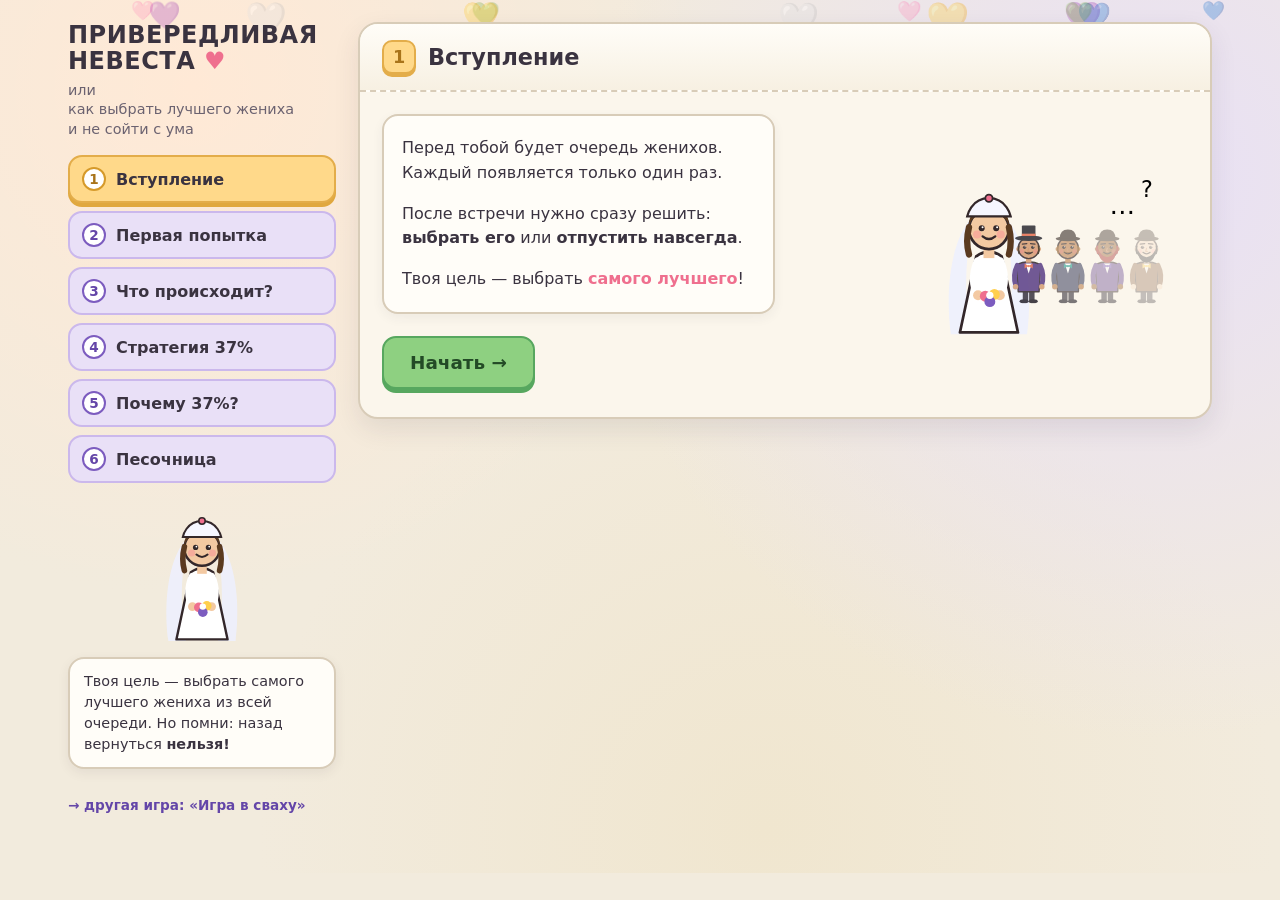
<file: index.html>
<!DOCTYPE html>
<html lang="ru">
<head>
  <meta charset="UTF-8" />
  <meta name="viewport" content="width=device-width, initial-scale=1.0" />
  <title>Привередливая невеста — как выбрать лучшего жениха и не сойти с ума</title>
  <link rel="stylesheet" href="style.css" />
  <link rel="icon" href="data:image/svg+xml,%3Csvg xmlns='http://www.w3.org/2000/svg' viewBox='0 0 100 100'%3E%3Ctext y='.9em' font-size='90'%3E%F0%9F%91%B0%3C/text%3E%3C/svg%3E" />
</head>
<body>
  <div class="bg-hearts" id="bgHearts" aria-hidden="true"></div>

  <div class="app">
    <!-- ================= SIDEBAR ================= -->
    <aside class="sidebar">
      <div class="brand">
        <h1>Привередливая<br>невеста <span class="heart">♥</span></h1>
        <p class="brand-sub">или<br>как выбрать лучшего жениха<br>и не сойти с ума</p>
      </div>

      <nav class="scene-nav" id="sceneNav">
        <button class="nav-item active" data-scene="scene-intro"><span class="n">1</span> Вступление</button>
        <button class="nav-item" data-scene="scene-play"><span class="n">2</span> Первая попытка</button>
        <button class="nav-item" data-scene="scene-stats"><span class="n">3</span> Что происходит?</button>
        <button class="nav-item" data-scene="scene-strategy"><span class="n">4</span> Стратегия 37%</button>
        <button class="nav-item" data-scene="scene-why"><span class="n">5</span> Почему 37%?</button>
        <button class="nav-item" data-scene="scene-sandbox"><span class="n">6</span> Песочница</button>
      </nav>

      <div class="helper">
        <div class="helper-art" id="helperArt"><!-- bride svg --></div>
        <div class="helper-tip" id="helperTip">
          Твоя цель — выбрать самого лучшего жениха из всей очереди.
          Но помни: назад вернуться <strong>нельзя!</strong>
        </div>
      </div>

      <a class="other-game" href="stable-marriage.html">→ другая игра: «Игра в сваху»</a>
    </aside>

    <!-- ================= MAIN STAGE ================= -->
    <main class="stage">

      <!-- ---------- SCENE 1: ВСТУПЛЕНИЕ ---------- -->
      <section class="scene active" id="scene-intro">
        <div class="panel">
          <div class="panel-head"><span class="badge badge-peach">1</span><h2>Вступление</h2></div>
          <div class="panel-body two-col">
            <div>
              <div class="speech">
                <p>Перед тобой будет очередь женихов. Каждый появляется только один раз.</p>
                <p>После встречи нужно сразу решить: <strong>выбрать его</strong> или
                   <strong>отпустить навсегда</strong>.</p>
                <p>Твоя цель — выбрать <span class="accent">самого лучшего</span>!</p>
              </div>
              <button class="btn btn-green btn-big" data-scene="scene-play">Начать →</button>
            </div>
            <div class="hero-art" id="heroArt"><!-- bride + queue svg --></div>
          </div>
        </div>
      </section>

      <!-- ---------- SCENE 2: ПЕРВАЯ ПОПЫТКА ---------- -->
      <section class="scene" id="scene-play">
        <div class="panel">
          <div class="panel-head">
            <span class="badge">2</span><h2>Первая попытка</h2>
            <span class="counter-pill" id="playCounter">Кандидат 1 из 12</span>
          </div>
          <div class="panel-body">
            <div class="play-grid">
              <!-- current suitor + speech + buttons -->
              <div class="play-main">
                <div class="suitor-stage" id="suitorStage"></div>
                <div class="decision-row" id="decisionRow">
                  <button class="btn btn-green" id="btnAccept">💍 Выбрать его!</button>
                  <button class="btn btn-pink" id="btnReject">👋 Отпустить навсегда</button>
                </div>
              </div>
              <!-- who you've met so far -->
              <aside class="met-panel">
                <h3>Кого ты уже встретила</h3>
                <div class="met-list" id="metList"></div>
                <div class="met-caption" id="metCaption"></div>
              </aside>
            </div>
            <!-- progress queue -->
            <div class="queue" id="playQueue"></div>
          </div>
        </div>
      </section>

      <!-- ---------- SCENE 3: ЧТО ПРОИСХОДИТ? ---------- -->
      <section class="scene" id="scene-stats">
        <div class="panel">
          <div class="panel-head"><span class="badge">3</span><h2>Что происходит?</h2></div>
          <div class="panel-body">
            <p class="hint-line" id="statsIntro">
              Сыграй «Первую попытку», чтобы увидеть всю очередь и результат 👆
            </p>
            <div class="reveal-host" id="statsReveal"></div>

            <div class="speech speech-wide">
              <p>Слишком <strong>ранний</strong> выбор опасен — лучший ещё может прийти.</p>
              <p>Слишком <strong>позднее</strong> ожидание тоже — отвергнешь лучшего и останешься
                 с кем попало.</p>
              <p>Нужно сначала <strong>изучить рынок</strong>, а потом действовать. Но сколько именно смотреть?</p>
            </div>

            <div class="nav-row">
              <button class="btn btn-ghost" data-scene="scene-play">↩ Сыграть ещё раз</button>
              <button class="btn btn-purple" data-scene="scene-strategy">Попробовать стратегию →</button>
            </div>
          </div>
        </div>
      </section>

      <!-- ---------- SCENE 4: СТРАТЕГИЯ 37% ---------- -->
      <section class="scene" id="scene-strategy">
        <div class="panel">
          <div class="panel-head"><span class="badge">4</span><h2>Стратегия 37%</h2></div>
          <div class="panel-body">
            <div class="strat-grid">
              <div class="strat-controls">
                <div class="speech">
                  <p>Сначала просто <strong>смотри</strong> на женихов и никого не выбирай,
                     а потом возьми <strong>первого, кто лучше всех предыдущих</strong>.</p>
                </div>
                <label class="slider-label" for="stratSlider">
                  Сколько процентов сначала просто смотреть?
                  <strong class="pct-tag"><span id="stratPct">37</span>%</strong>
                </label>
                <input type="range" id="stratSlider" min="0" max="90" value="37" step="1" />
                <div class="phase-bar">
                  <div class="phase observe" id="stratObserve">👀 наблюдаю</div>
                  <div class="phase choose" id="stratChoose">💘 выбираю</div>
                </div>
                <button class="btn btn-purple btn-big" id="btnRunStrat">Запустить 1000 симуляций 🎲</button>
              </div>

              <div class="strat-chart">
                <h3 class="chart-title">Вероятность выбрать лучшего жениха</h3>
                <div class="chart-wrap">
                  <canvas id="stratChart" width="720" height="360"></canvas>
                </div>
                <button class="btn btn-ghost" id="btnDrawCurve">Построить кривую 📈</button>
              </div>

              <div class="strat-result">
                <h3>Результат симуляции</h3>
                <div class="big-number"><span id="stratWinPct">—</span>%</div>
                <div class="big-number-cap">из 1000 симуляций ты выбрала лучшего жениха</div>
                <p class="strat-note">
                  Оптимум около 37% — это не магия. Это математика! (не пугайся, дальше будет
                  интуитивно и красиво)
                </p>
              </div>
            </div>

            <div class="nav-row">
              <button class="btn btn-ghost" data-scene="scene-play">↩ Сыграть ещё раз</button>
              <button class="btn btn-purple" data-scene="scene-why">Почему 37%? →</button>
            </div>
          </div>
        </div>
      </section>

      <!-- ---------- SCENE 5: ПОЧЕМУ 37%? ---------- -->
      <section class="scene" id="scene-why">
        <div class="panel">
          <div class="panel-head"><span class="badge">5</span><h2>Почему 37%?</h2></div>
          <div class="panel-body">
            <p class="hint-line">Представь 100 женихов в очереди.</p>

            <div class="phase-explain">
              <div class="phase-line" id="whyLine"></div>
              <div class="phase-split">
                <div class="split obs"><strong>37%</strong><br>фаза наблюдения:<br>просто смотри и запоминай лучших</div>
                <div class="split cho"><strong>63%</strong><br>фаза выбора:<br>бери первого, кто лучше всех, кого ты видела</div>
              </div>
            </div>

            <div class="why-row">
              <div class="why-bride" id="whyBride"></div>
              <div class="speech">
                <p>Лучше всего сначала собрать информацию — но не слишком долго. Мало посмотришь —
                   выбираешь наугад. Долго ждёшь — всех хороших уже разобрали.</p>
                <p>В пределе оптимальная доля равна <strong>1 / e ≈ 36.8%</strong>.
                   Не потому что мы так хотим, а потому что так устроен шанс! ✨</p>
              </div>
            </div>

            <div class="speech speech-wide history">
              <p>📜 <strong>Немного истории.</strong> Это не мы придумали! Задачу называют
                 <em>«задача о секретаре»</em> (а ещё — «о разборчивой невесте», «о приданом султана»,
                 «задача наилучшего выбора»).</p>
              <p>Её широко популяризировал <strong>Мартин Гарднер</strong> в колонке
                 <em>Mathematical Games</em> журнала <em>Scientific American</em> в
                 <strong>1960 году</strong>. Строгое решение с числом <strong>1/e</strong>
                 в начале 1960-х дали математики <strong>Деннис Линдли (1961)</strong> и
                 <strong>Юджин Дынкин (1963)</strong>, а подробный разбор —
                 <strong>Гилберт и Мостеллер (1966)</strong>.</p>
            </div>

            <div class="nav-row">
              <button class="btn btn-ghost" data-scene="scene-strategy">← Назад</button>
              <button class="btn btn-green" data-scene="scene-sandbox">Открыть песочницу 🧪</button>
            </div>
          </div>
        </div>
      </section>

      <!-- ---------- SCENE 6: ПЕСОЧНИЦА ---------- -->
      <section class="scene" id="scene-sandbox">
        <div class="panel">
          <div class="panel-head"><span class="badge">6</span><h2>Песочница</h2></div>
          <div class="panel-body">
            <div class="sandbox-grid">
              <div class="controls">
                <div class="field">
                  <label>Количество женихов</label>
                  <div class="chip-row" id="sbNChips" data-value="100">
                    <button class="chip" data-val="10">10</button>
                    <button class="chip" data-val="20">20</button>
                    <button class="chip" data-val="50">50</button>
                    <button class="chip active" data-val="100">100</button>
                  </div>
                </div>

                <div class="field">
                  <label>Процент наблюдения: <strong><span id="sbPct">37</span>%</strong></label>
                  <input type="range" id="sbSlider" min="0" max="90" value="37" step="1" />
                </div>

                <div class="field">
                  <label>Число симуляций</label>
                  <div class="chip-row" id="sbTrialsChips" data-value="1000">
                    <button class="chip" data-val="100">100</button>
                    <button class="chip active" data-val="1000">1000</button>
                    <button class="chip" data-val="5000">5000</button>
                  </div>
                </div>

                <label class="checkbox">
                  <input type="checkbox" id="sbPickLast" checked />
                  <span>Если никто не лучше — взять последнего</span>
                </label>

                <button class="btn btn-green btn-big" id="btnSimulate">Симулировать! 🎲</button>
              </div>

              <div class="sandbox-results" id="sbResults">
                <div class="result-tile">
                  <div class="rt-num" id="sbBestPct">—</div>
                  <div class="rt-cap">шанс выбрать лучшего</div>
                </div>
                <div class="result-tile">
                  <div class="rt-num" id="sbAvgScore">—</div>
                  <div class="rt-cap">средний рейтинг выбранного (из 100)</div>
                </div>
                <div class="result-tile">
                  <div class="rt-num" id="sbAlone">—</div>
                  <div class="rt-cap">осталась ни с чем</div>
                </div>
                <div class="result-tile tile-gold">
                  <div class="rt-num" id="sbOptimal">—</div>
                  <div class="rt-cap">лучший процент наблюдения</div>
                </div>
              </div>
            </div>

            <p class="credits">
              Интерактивное объяснение в духе Nicky Case «The Evolution of Trust».
              Математика — классическая «задача о привередливой невесте» (secretary problem).
            </p>
          </div>
        </div>
      </section>

    </main>
  </div>

  <script src="script.js"></script>
</body>
</html>
</file>
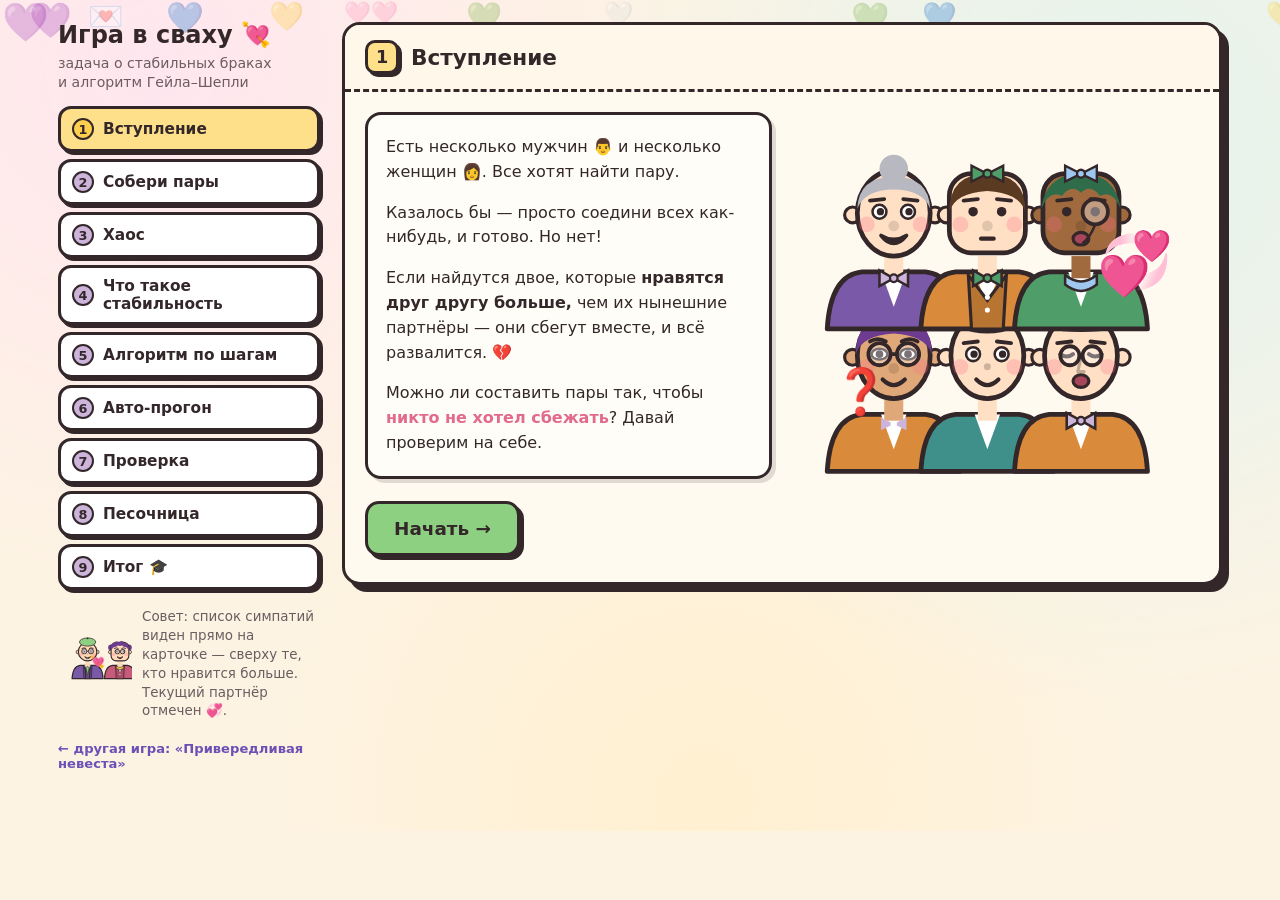
<file: stable-marriage.html>
<!DOCTYPE html>
<html lang="ru">
<head>
  <meta charset="UTF-8" />
  <meta name="viewport" content="width=device-width, initial-scale=1.0" />
  <title>Игра в сваху — задача о стабильных браках (алгоритм Гейла–Шепли)</title>
  <link rel="stylesheet" href="stable-marriage.css" />
  <link rel="icon" href="data:image/svg+xml,%3Csvg xmlns='http://www.w3.org/2000/svg' viewBox='0 0 100 100'%3E%3Ctext y='.9em' font-size='90'%3E%F0%9F%92%98%3C/text%3E%3C/svg%3E" />
</head>
<body>
  <div class="bg-hearts" id="bgHearts" aria-hidden="true"></div>

  <div class="app">
    <!-- ================= SIDEBAR ================= -->
    <aside class="sidebar">
      <div class="brand">
        <h1>Игра в сваху <span class="heart">💘</span></h1>
        <p class="brand-sub">задача о стабильных браках<br>и алгоритм Гейла–Шепли</p>
      </div>

      <nav class="scene-nav" id="sceneNav">
        <button class="nav-item active" data-scene="scene-intro"><span class="n">1</span> Вступление</button>
        <button class="nav-item" data-scene="scene-pair"><span class="n">2</span> Собери пары</button>
        <button class="nav-item" data-scene="scene-chaos"><span class="n">3</span> Хаос</button>
        <button class="nav-item" data-scene="scene-stable"><span class="n">4</span> Что такое стабильность</button>
        <button class="nav-item" data-scene="scene-step"><span class="n">5</span> Алгоритм по шагам</button>
        <button class="nav-item" data-scene="scene-auto"><span class="n">6</span> Авто-прогон</button>
        <button class="nav-item" data-scene="scene-verify"><span class="n">7</span> Проверка</button>
        <button class="nav-item" data-scene="scene-sandbox"><span class="n">8</span> Песочница</button>
        <button class="nav-item" data-scene="scene-final"><span class="n">9</span> Итог 🎓</button>
      </nav>

      <div class="helper">
        <div class="helper-art" id="helperArt"></div>
        <div class="helper-tip">
          Совет: список симпатий виден прямо на карточке — сверху те, кто нравится больше.
          Текущий партнёр отмечен 💞.
        </div>
      </div>

      <a class="other-game" href="index.html">← другая игра: «Привередливая невеста»</a>
    </aside>

    <!-- ================= MAIN STAGE ================= -->
    <main class="stage">

      <!-- ---------- SCENE 1 ---------- -->
      <section class="scene active" id="scene-intro">
        <div class="panel">
          <div class="panel-head"><span class="badge badge-peach">1</span><h2>Вступление</h2></div>
          <div class="panel-body">
            <div class="intro-grid">
              <div>
                <div class="speech">
                  <p>Есть несколько мужчин 👨 и несколько женщин 👩. Все хотят найти пару.</p>
                  <p>Казалось бы — просто соедини всех как-нибудь, и готово. Но нет!</p>
                  <p>Если найдутся двое, которые <strong>нравятся друг другу больше,</strong>
                     чем их нынешние партнёры — они сбегут вместе, и всё развалится. 💔</p>
                  <p>Можно ли составить пары так, чтобы <span class="accent">никто не хотел сбежать</span>?
                     Давай проверим на себе.</p>
                </div>
                <button class="btn btn-green btn-big" data-scene="scene-pair">Начать →</button>
              </div>
              <div class="intro-art" id="introArt"></div>
            </div>
          </div>
        </div>
      </section>

      <!-- ---------- SCENE 2 ---------- -->
      <section class="scene" id="scene-pair">
        <div class="panel">
          <div class="panel-head"><span class="badge">2</span><h2>Собери пары</h2>
            <span class="counter-pill" id="pairCounter">Соединено: 0 / 5</span>
          </div>
          <div class="panel-body">
            <p class="hint-line">
              Перетащи 🖱️ от мужчины к женщине, чтобы соединить их (на телефоне — тяни пальцем).
              Загляни в их симпатии кнопкой ❤️. Соедини все 5 пар и жми «Проверить».
            </p>
            <div class="board" id="board2"></div>
            <div class="nav-row">
              <button class="btn btn-ghost" id="btnShuffle2">🎲 Другие люди</button>
              <button class="btn btn-green" id="btnCheck2" disabled>Проверить пары →</button>
            </div>
          </div>
        </div>
      </section>

      <!-- ---------- SCENE 3 ---------- -->
      <section class="scene" id="scene-chaos">
        <div class="panel">
          <div class="panel-head"><span class="badge">3</span><h2>Хаос</h2></div>
          <div class="panel-body">
            <p class="hint-line" id="chaosIntro">Вот пары, которые ты составила. Всё ли спокойно?</p>
            <div class="board" id="board3"></div>
            <div class="chaos-msg" id="chaosMsg"></div>
            <div class="nav-row">
              <button class="btn btn-pink" id="btnChaos">🔥 Найти нестабильные пары</button>
              <button class="btn btn-green" id="btnToStable" data-scene="scene-stable" hidden>Что же делать? →</button>
            </div>
          </div>
        </div>
      </section>

      <!-- ---------- SCENE 4 ---------- -->
      <section class="scene" id="scene-stable">
        <div class="panel">
          <div class="panel-head"><span class="badge">4</span><h2>Что такое стабильность</h2></div>
          <div class="panel-body">
            <div class="speech speech-wide">
              <p>Распределение называется <strong>стабильным</strong>, если
                 <span class="accent">нет ни одной пары мужчины и женщины,
                 которые оба предпочли бы друг друга своим нынешним партнёрам.</span></p>
              <p>То есть сбежать не с кем: для любой «запретной» парочки хотя бы одному из них
                 и так лучше там, где он есть.</p>
            </div>
            <div class="board" id="board4"></div>
            <p class="hint-line" id="stableExample"></p>
            <div class="nav-row">
              <button class="btn btn-ghost" data-scene="scene-chaos">← Назад</button>
              <button class="btn btn-green" data-scene="scene-step">Как такое построить? →</button>
            </div>
          </div>
        </div>
      </section>

      <!-- ---------- SCENE 5 ---------- -->
      <section class="scene" id="scene-step">
        <div class="panel">
          <div class="panel-head"><span class="badge">5</span><h2>Алгоритм по шагам</h2></div>
          <div class="panel-body">
            <div class="speech">
              <p>Правило простое: свободный мужчина делает предложение самой симпатичной женщине,
                 которой ещё не предлагал. Женщина оставляет лучшего из ухажёров, остальным — отказ.
                 Отвергнутый снова становится свободным. Жми «Следующий шаг»!</p>
            </div>
            <div class="board" id="board5"></div>
            <div class="log" id="log5"><div class="log-line">Готов начать. Все мужчины свободны.</div></div>
            <div class="nav-row">
              <button class="btn btn-ghost" id="btnResetStep">↺ Заново</button>
              <button class="btn btn-purple" id="btnStep">Следующий шаг →</button>
              <button class="btn btn-green" data-scene="scene-auto" id="btnToAuto" hidden>Ускорить! →</button>
            </div>
          </div>
        </div>
      </section>

      <!-- ---------- SCENE 6 ---------- -->
      <section class="scene" id="scene-auto">
        <div class="panel">
          <div class="panel-head"><span class="badge">6</span><h2>Авто-прогон</h2></div>
          <div class="panel-body">
            <p class="hint-line">Теперь запусти весь процесс целиком и смотри, как линии перестраиваются.</p>
            <div class="board" id="board6"></div>
            <div class="result-banner" id="result6" hidden></div>
            <div class="nav-row">
              <button class="btn btn-ghost" id="btnResetAuto">↺ Заново</button>
              <button class="btn btn-purple btn-big" id="btnAuto">▶ Автоматически</button>
              <button class="btn btn-green" data-scene="scene-verify" id="btnToVerify" hidden>Проверить результат →</button>
            </div>
          </div>
        </div>
      </section>

      <!-- ---------- SCENE 7 ---------- -->
      <section class="scene" id="scene-verify">
        <div class="panel">
          <div class="panel-head"><span class="badge">7</span><h2>Проверка на прочность</h2></div>
          <div class="panel-body">
            <p class="hint-line">
              Попробуй развалить результат! Кликни одного мужчину и одну женщину —
              игра объяснит, почему они <strong>не смогут</strong> сбежать вместе.
            </p>
            <div class="board" id="board7"></div>
            <div class="verify-box" id="verifyBox">Выбери мужчину и женщину…</div>
            <div class="nav-row">
              <button class="btn btn-ghost" id="btnClearVerify">Сбросить выбор</button>
              <button class="btn btn-green" data-scene="scene-sandbox">В песочницу 🧪 →</button>
            </div>
          </div>
        </div>
      </section>

      <!-- ---------- SCENE 8 ---------- -->
      <section class="scene" id="scene-sandbox">
        <div class="panel">
          <div class="panel-head"><span class="badge">8</span><h2>Песочница</h2></div>
          <div class="panel-body">
            <div class="controls-row">
              <div class="field">
                <label>Сколько пар</label>
                <div class="chip-row" id="sbNChips" data-value="6">
                  <button class="chip" data-val="4">4</button>
                  <button class="chip active" data-val="6">6</button>
                  <button class="chip" data-val="8">8</button>
                  <button class="chip" data-val="10">10</button>
                  <button class="chip" data-val="20">20</button>
                </div>
              </div>
              <div class="field">
                <label>Скорость</label>
                <div class="chip-row" id="sbSpeedChips" data-value="450">
                  <button class="chip" data-val="900">🐢</button>
                  <button class="chip active" data-val="450">🚶</button>
                  <button class="chip" data-val="150">🐇</button>
                </div>
              </div>
              <div class="field">
                <label>Кто делает предложения?</label>
                <div class="chip-row" id="sbSideChips" data-value="M">
                  <button class="chip active" data-val="M">👨 Мужчины</button>
                  <button class="chip" data-val="W">👩 Женщины</button>
                </div>
              </div>
            </div>
            <div class="nav-row" style="justify-content:flex-start">
              <button class="btn btn-ghost" id="btnSbRegen">🎲 Новые предпочтения</button>
              <button class="btn btn-purple" id="btnSbRun">▶ Запустить алгоритм</button>
            </div>

            <div class="board" id="board8"></div>
            <div class="result-banner" id="result8" hidden></div>

            <div class="happiness" id="happiness" hidden>
              <h3>Насколько все довольны? (чем меньше — тем лучше место партнёра в списке)</h3>
              <div class="happy-bars">
                <div class="happy-row"><span>👨 мужчины</span><div class="bar"><i id="barM"></i></div><b id="valM">—</b></div>
                <div class="happy-row"><span>👩 женщины</span><div class="bar"><i id="barW"></i></div><b id="valW">—</b></div>
              </div>
              <p class="surprise" id="surpriseNote"></p>
            </div>
          </div>
        </div>
      </section>

      <!-- ---------- SCENE 9 ---------- -->
      <section class="scene" id="scene-final">
        <div class="panel">
          <div class="panel-head"><span class="badge">9</span><h2>Итог 🎓</h2></div>
          <div class="panel-body">
            <div class="speech speech-wide">
              <p><strong>Что это было.</strong> Задача о стабильных браках: как разбить людей на пары так,
                 чтобы никто не захотел сбежать. Мы решали её алгоритмом Гейла–Шепли —
                 «предложения и отказы».</p>
              <p><strong>Почему алгоритм всегда заканчивается.</strong> Каждый предлагает каждому из списка
                 не больше одного раза. Предложения не повторяются — значит, шаги когда-нибудь кончатся.</p>
              <p><strong>Почему результат стабилен.</strong> Женщина «улучшает» партнёра только вверх по своему списку.
                 Если бы кто-то хотел сбежать к ней — значит, он ей предлагал и получил отказ, а отказала
                 она только тому, кто ей нравится меньше нынешнего. Сбегать некуда.</p>
              <p><strong>Почему важно, кто предлагает.</strong> Сторона, которая <em>делает</em> предложения,
                 получает <span class="accent">самый выгодный для себя</span> стабильный результат, а принимающая —
                 наименее выгодный. Поменяй их ролями — и картинка изменится (проверь в песочнице!).</p>
            </div>

            <div class="cards-3">
              <div class="mini-card"><div class="mc-emoji">🏥</div>распределение выпускников медвузов по больницам</div>
              <div class="mini-card"><div class="mc-emoji">🏫</div>распределение учеников по школам</div>
              <div class="mini-card"><div class="mc-emoji">🫀</div>обмен донорскими почками</div>
            </div>

            <div class="speech speech-wide history">
              <p>📜 <strong>История.</strong> В <strong>1962 году</strong> алгоритм предложили
                 <strong>Дэвид Гейл</strong> и <strong>Ллойд Шепли</strong>. За теорию устойчивых распределений
                 и её применение на практике <strong>Ллойд Шепли и Алвин Рот</strong> получили
                 <strong>Нобелевскую премию по экономике в 2012 году</strong>.</p>
            </div>

            <div class="nav-row">
              <button class="btn btn-ghost" data-scene="scene-intro">🏠 В начало</button>
              <button class="btn btn-green" data-scene="scene-sandbox">Ещё поиграть 🧪</button>
            </div>
            <p class="credits">
              Интерактивное объяснение в духе Nicky Case «The Evolution of Trust».
              Все персонажи нарисованы процедурно через SVG.
            </p>
          </div>
        </div>
      </section>

    </main>
  </div>

  <script src="stable-marriage.js"></script>
</body>
</html>
</file>
<file: style.css>
/* =====================================================================
   Привередливая невеста — styles
   Soft pastel cartoon look with a persistent sidebar of scenes,
   inspired by the friendly design of ncase.me/trust (no assets copied).
   ===================================================================== */

:root {
  --ink:        #3a3340;
  --ink-soft:   #6b6270;
  --cream:      #f2ebdd;   /* page background          */
  --panel:      #fbf6ec;   /* panel surface            */
  --panel-2:    #fffdf8;   /* inner surface            */
  --line:       #d8ccb8;   /* soft borders             */
  --purple:     #7c5cbf;
  --purple-l:   #e9e0f7;
  --purple-d:   #6446a8;
  --green:      #8ed081;
  --green-d:    #57a75f;
  --pink:       #ef6f8e;
  --pink-l:     #ffd8e2;
  --peach:      #ffd98a;
  --gold:       #ffcf4d;
  --sky:        #9fd0e8;
  --radius:     20px;

  font-family: "Baloo 2", "Nunito", "Comic Sans MS", "Trebuchet MS",
               system-ui, -apple-system, "Segoe UI", sans-serif;
}

* { box-sizing: border-box; }

html, body {
  margin: 0; padding: 0;
  background: var(--cream);
  color: var(--ink);
  min-height: 100%;
}
body {
  background-image:
    radial-gradient(circle at 15% 10%, #ffe9d6 0, transparent 38%),
    radial-gradient(circle at 90% 20%, #e8e0f5 0, transparent 42%),
    radial-gradient(circle at 60% 95%, #f0e6cf 0, transparent 45%);
  overflow-x: hidden;
}

/* ---------- floating background hearts ---------- */
.bg-hearts { position: fixed; inset: 0; pointer-events: none; z-index: 0; }
.bg-hearts .fh { position: absolute; opacity: .3; animation: floatUp linear infinite; }
@keyframes floatUp {
  0%   { transform: translateY(110vh) rotate(0deg); }
  100% { transform: translateY(-15vh) rotate(360deg); }
}

/* ---------- app shell ---------- */
.app {
  position: relative; z-index: 1;
  display: grid;
  grid-template-columns: 268px 1fr;
  gap: 22px;
  max-width: 1180px;
  margin: 0 auto;
  padding: 22px 18px 60px;
  align-items: start;
}

/* ---------- sidebar ---------- */
.sidebar {
  position: sticky; top: 18px;
  display: flex; flex-direction: column; gap: 16px;
}
.brand h1 {
  font-size: 1.5rem; line-height: 1.1; margin: 0 0 6px;
  text-transform: uppercase; letter-spacing: .5px;
}
.brand .heart { color: var(--pink); text-transform: none; }
.brand-sub { margin: 0; font-size: .9rem; color: var(--ink-soft); line-height: 1.35; }

.scene-nav { display: flex; flex-direction: column; gap: 8px; }
.nav-item {
  display: flex; align-items: center; gap: 10px;
  font-family: inherit; font-size: 1rem; font-weight: 700; text-align: left;
  color: var(--ink);
  background: var(--purple-l);
  border: 2px solid #cbb8ec;
  border-radius: 14px;
  padding: 10px 12px; cursor: pointer;
  transition: transform .1s ease, background .15s ease, box-shadow .15s ease;
}
.nav-item .n {
  flex: none; width: 24px; height: 24px; border-radius: 50%;
  display: grid; place-items: center;
  background: #fff; border: 2px solid var(--purple);
  color: var(--purple-d); font-size: .85rem; font-weight: 800;
}
.nav-item:hover { transform: translateX(3px); }
.nav-item.active {
  background: var(--peach); border-color: #e3ad4a;
  box-shadow: 0 4px 0 #e0a83f;
}
.nav-item.active .n { border-color: #d69a2a; color: #a9741a; }

/* helper bride + tip */
.helper { margin-top: 6px; }
.helper-art { width: 96px; margin: 0 auto 6px; }
.helper-art svg { width: 100%; height: auto; }
.helper-tip {
  background: var(--panel-2);
  border: 2px solid var(--line);
  border-radius: 16px;
  padding: 12px 14px; font-size: .9rem; line-height: 1.45;
  box-shadow: 0 4px 12px rgba(58,51,64,.08);
}
.other-game { display: inline-block; margin-top: 12px; font-size: .85rem; font-weight: 700;
  color: var(--purple-d); text-decoration: none; }
.other-game:hover { text-decoration: underline; }

/* ---------- panels / scenes ---------- */
.stage { min-width: 0; }
.scene { display: none; animation: pop .4s cubic-bezier(.2,.9,.3,1.25); }
.scene.active { display: block; }
@keyframes pop {
  from { opacity: 0; transform: translateY(16px); }
  to   { opacity: 1; transform: translateY(0); }
}

.panel {
  background: var(--panel);
  border: 2px solid var(--line);
  border-radius: var(--radius);
  box-shadow: 0 10px 26px rgba(58,51,64,.10);
  overflow: hidden;
}
.panel-head {
  display: flex; align-items: center; gap: 12px;
  padding: 16px 22px;
  border-bottom: 2px dashed var(--line);
  background: linear-gradient(#fffdf8, #f7f0e2);
}
.panel-head h2 { margin: 0; font-size: 1.4rem; }
.badge {
  flex: none; width: 34px; height: 34px; border-radius: 10px;
  display: grid; place-items: center;
  background: var(--purple); color: #fff; font-weight: 800; font-size: 1.1rem;
  border: 2px solid var(--purple-d); box-shadow: 0 3px 0 var(--purple-d);
}
.badge-peach { background: var(--peach); color: #a9741a; border-color: #e3ad4a; box-shadow: 0 3px 0 #e3ad4a; }
.counter-pill {
  margin-left: auto; font-size: .9rem; font-weight: 700; color: var(--ink-soft);
  background: #fff; border: 2px solid var(--line); border-radius: 20px; padding: 4px 12px;
}
.panel-body { padding: 22px; }

.two-col { display: grid; grid-template-columns: 1fr 1fr; gap: 20px; align-items: center; }

/* ---------- typography helpers ---------- */
h3 { font-size: 1.1rem; margin: 0 0 10px; }
.hint-line { font-size: 1.02rem; color: var(--ink-soft); }
.accent { color: var(--pink); font-weight: 800; }

.speech {
  text-align: left;
  background: var(--panel-2);
  border: 2px solid var(--line);
  border-radius: 16px;
  padding: 4px 18px;
  box-shadow: 0 4px 12px rgba(58,51,64,.06);
  margin-bottom: 16px;
}
.speech p { line-height: 1.55; }
.speech-wide { max-width: 720px; margin: 18px auto; }
.speech.history { background: #f3eefb; border-color: #d6c8ef; font-size: .95rem; }

/* ---------- buttons ---------- */
.btn {
  font-family: inherit; font-weight: 800; font-size: 1rem;
  color: var(--ink);
  background: #fff;
  border: 2px solid var(--line);
  border-radius: 14px;
  padding: 11px 20px; cursor: pointer; margin: 6px 6px 6px 0;
  box-shadow: 0 4px 0 rgba(58,51,64,.18);
  transition: transform .08s ease, box-shadow .08s ease, filter .15s ease;
}
.btn:hover  { filter: brightness(1.03); transform: translateY(-1px); }
.btn:active { transform: translateY(3px); box-shadow: 0 1px 0 rgba(58,51,64,.18); }
.btn:disabled { opacity: .55; cursor: not-allowed; transform: none; }
.btn-big { font-size: 1.15rem; padding: 14px 26px; }

.btn-green  { background: var(--green);  color: #234a26; border-color: var(--green-d); box-shadow: 0 4px 0 var(--green-d); }
.btn-purple { background: var(--purple); color: #fff;    border-color: var(--purple-d); box-shadow: 0 4px 0 var(--purple-d); }
.btn-pink   { background: var(--pink);   color: #fff;    border-color: #d24f70; box-shadow: 0 4px 0 #d24f70; }
.btn-ghost  { background: #fff; }

.nav-row { display: flex; justify-content: space-between; gap: 10px; margin-top: 20px; flex-wrap: wrap; }

/* ---------- hero art ---------- */
.hero-art svg { width: 100%; height: auto; }

/* ================= SCENE 2: PLAY ================= */
.play-grid { display: grid; grid-template-columns: 1fr 260px; gap: 20px; align-items: start; }
.play-main { display: flex; flex-direction: column; align-items: center; }

.suitor-stage { width: 100%; display: flex; justify-content: center; min-height: 300px; }
.suitor-card {
  display: flex; align-items: center; gap: 16px;
  background: var(--panel-2); border: 2px solid var(--line); border-radius: 18px;
  padding: 16px 18px; box-shadow: 0 6px 16px rgba(58,51,64,.10);
  max-width: 100%; animation: enterSuitor .45s cubic-bezier(.2,.9,.3,1.3);
}
@keyframes enterSuitor {
  from { opacity: 0; transform: translateX(40px) rotate(2deg); }
  to   { opacity: 1; transform: translateX(0) rotate(0); }
}
.suitor-avatar { width: 130px; flex: none; }
.suitor-avatar svg { width: 100%; height: auto; }
.suitor-info { text-align: left; }
.suitor-name { font-size: 1.3rem; font-weight: 800; }
.suitor-trait { font-style: italic; color: var(--ink-soft); margin: 4px 0 8px; line-height: 1.4; }
.hearts { font-size: 1.2rem; letter-spacing: 1px; }

/* speech bubble verdict */
.bubble {
  position: relative; display: inline-block; margin-top: 10px;
  background: #fff; border: 2px solid var(--ink); border-radius: 14px;
  padding: 8px 14px; font-weight: 700; font-size: .95rem; max-width: 220px;
}
.bubble::after {
  content: ""; position: absolute; left: -10px; top: 16px;
  border: 8px solid transparent; border-right-color: var(--ink);
}
.bubble.best  { background: var(--gold); }
.bubble.avg   { background: var(--peach); }
.bubble.worse { background: #ece5dc; }

.decision-row { display: flex; justify-content: center; gap: 10px; margin-top: 8px; flex-wrap: wrap; }

/* met panel */
.met-panel {
  background: var(--panel-2); border: 2px solid var(--line); border-radius: 16px;
  padding: 14px; box-shadow: 0 4px 12px rgba(58,51,64,.06);
}
.met-panel h3 { font-size: 1rem; text-align: center; }
.met-list { display: flex; flex-wrap: wrap; gap: 8px; justify-content: center; min-height: 60px; }
.met-mini { width: 46px; position: relative; }
.met-mini svg { width: 100%; height: auto; }
.met-mini.record::after {
  content: "👑"; position: absolute; top: -12px; left: 50%; transform: translateX(-50%); font-size: 16px;
}
.met-caption { text-align: center; font-size: .85rem; color: var(--ink-soft); margin-top: 8px; min-height: 1.2em; }

/* progress queue */
.queue { display: flex; flex-wrap: wrap; justify-content: center; gap: 7px; margin-top: 20px; }
.qslot {
  width: 30px; height: 36px; border: 2px solid var(--ink); border-radius: 8px 8px 10px 10px;
  display: grid; place-items: center; font-size: 13px; font-weight: 700; background: #fff;
  transition: transform .2s ease;
}
.qslot.seen    { background: #e7ded2; color: #9b8b7a; }
.qslot.record  { background: var(--green); }
.qslot.current { background: var(--sky); transform: translateY(-6px) scale(1.14); box-shadow: 0 3px 0 rgba(58,51,64,.25); }
.qslot.future  { opacity: .5; }

/* ================= SCENE 3: REVEAL ================= */
.reveal-host { margin: 8px 0 4px; }
.result-banner {
  font-size: 1.25rem; font-weight: 800; padding: 14px 16px; border-radius: 16px;
  border: 2px solid var(--ink); margin-bottom: 16px; text-align: center;
}
.result-banner.win  { background: var(--gold); }
.result-banner.lose { background: var(--purple-l); }
.reveal-queue { display: flex; flex-wrap: wrap; justify-content: center; gap: 8px; }
.reveal-suitor {
  width: 74px; text-align: center; background: var(--panel-2);
  border: 2px solid var(--line); border-radius: 12px; padding: 8px 4px 6px;
  animation: pop .35s backwards;
}
.reveal-suitor .mini { width: 52px; margin: 0 auto; }
.reveal-suitor .mini svg { width: 100%; height: auto; }
.reveal-suitor .sc { font-weight: 800; font-size: .95rem; }
.reveal-suitor .no { font-size: .7rem; color: var(--ink-soft); }
.reveal-suitor.is-best   { background: var(--gold); box-shadow: 0 4px 10px rgba(58,51,64,.2); transform: scale(1.05); }
.reveal-suitor.is-chosen { outline: 3px solid var(--pink); outline-offset: 2px; }

/* ================= SCENE 4: STRATEGY ================= */
.strat-grid {
  display: grid; grid-template-columns: 1fr 1.3fr .8fr; gap: 18px; align-items: start;
}
.slider-label { display: block; margin: 6px 0; font-size: .98rem; }
.pct-tag { color: var(--purple-d); }

input[type="range"] {
  -webkit-appearance: none; appearance: none; width: 100%; height: 14px;
  background: #fff; border: 2px solid var(--line); border-radius: 20px; outline: none; margin: 8px 0;
}
input[type="range"]::-webkit-slider-thumb {
  -webkit-appearance: none; appearance: none; width: 28px; height: 28px; border-radius: 50%;
  background: var(--purple); border: 2px solid var(--purple-d); cursor: pointer; box-shadow: 0 2px 4px rgba(0,0,0,.2);
}
input[type="range"]::-moz-range-thumb {
  width: 28px; height: 28px; border-radius: 50%; background: var(--purple);
  border: 2px solid var(--purple-d); cursor: pointer;
}

.phase-bar { display: flex; height: 32px; border: 2px solid var(--ink); border-radius: 10px; overflow: hidden; margin: 6px 0 14px; }
.phase { display: flex; align-items: center; justify-content: center; font-weight: 700; font-size: .85rem; white-space: nowrap; overflow: hidden; transition: flex-basis .12s ease; }
.phase.observe { background: var(--sky); }
.phase.choose  { background: var(--pink); color: #fff; border-left: 2px solid var(--ink); }

.chart-title { text-align: center; }
.chart-wrap { background: var(--panel-2); border: 2px solid var(--line); border-radius: 14px; padding: 8px; overflow-x: auto; }
.chart-wrap canvas { display: block; max-width: 100%; height: auto; margin: 0 auto; }

.strat-result { background: var(--panel-2); border: 2px solid var(--line); border-radius: 16px; padding: 16px; text-align: center; }
.big-number { font-size: 2.8rem; font-weight: 900; color: var(--purple-d); line-height: 1; }
.big-number-cap { font-size: .9rem; color: var(--ink-soft); }
.strat-note { font-size: .85rem; color: var(--ink-soft); margin-top: 12px; }

/* ================= SCENE 5: WHY ================= */
.phase-explain { margin: 16px 0 20px; }
.phase-line { display: flex; flex-wrap: wrap; gap: 4px; justify-content: center; margin-bottom: 10px; }
.phase-line svg { width: 22px; height: auto; animation: pop .3s backwards; }
.phase-split { display: flex; border: 2px solid var(--ink); border-radius: 12px; overflow: hidden; max-width: 720px; margin: 0 auto; }
.phase-split .split { padding: 10px 12px; font-size: .9rem; line-height: 1.35; }
.phase-split .split.obs { background: var(--sky); flex: 37; }
.phase-split .split.cho { background: var(--pink-l); flex: 63; border-left: 2px solid var(--ink); }

.why-row { display: flex; align-items: center; gap: 16px; }
.why-bride { width: 120px; flex: none; }
.why-bride svg { width: 100%; height: auto; }

/* ================= SCENE 6: SANDBOX ================= */
.sandbox-grid { display: grid; grid-template-columns: 1fr 1fr; gap: 20px; align-items: start; }
.controls .field { margin-bottom: 16px; text-align: left; }
.controls label { display: block; font-weight: 700; margin-bottom: 8px; }
.chip-row { display: flex; gap: 8px; flex-wrap: wrap; }
.chip {
  font-family: inherit; font-weight: 800; font-size: 1rem;
  padding: 8px 16px; border: 2px solid var(--line); border-radius: 12px;
  background: #fff; cursor: pointer; color: var(--ink);
  box-shadow: 0 3px 0 rgba(58,51,64,.14);
}
.chip.active { background: var(--purple); color: #fff; border-color: var(--purple-d); box-shadow: 0 3px 0 var(--purple-d); }
.checkbox { display: flex; align-items: center; gap: 10px; cursor: pointer; margin-bottom: 16px; font-weight: 600; }
.checkbox input { width: 22px; height: 22px; accent-color: var(--purple); }

.sandbox-results { display: grid; grid-template-columns: 1fr 1fr; gap: 14px; }
.result-tile { background: var(--panel-2); border: 2px solid var(--line); border-radius: 16px; padding: 16px 12px; text-align: center; }
.result-tile.tile-gold { background: var(--gold); }
.rt-num { font-size: 2rem; font-weight: 900; color: var(--purple-d); }
.tile-gold .rt-num { color: var(--ink); }
.rt-cap { font-size: .88rem; color: var(--ink-soft); }

.credits { font-size: .8rem; color: var(--ink-soft); margin-top: 24px; text-align: center; }

/* ================= RESPONSIVE ================= */
@media (max-width: 940px) {
  .strat-grid { grid-template-columns: 1fr; }
  .two-col { grid-template-columns: 1fr; }
  .play-grid { grid-template-columns: 1fr; }
}
@media (max-width: 760px) {
  .app { grid-template-columns: 1fr; }
  .sidebar { position: static; }
  .scene-nav { flex-direction: row; flex-wrap: wrap; }
  .nav-item { flex: 1 1 30%; font-size: .85rem; padding: 8px; justify-content: center; }
  .nav-item span.n { width: 20px; height: 20px; }
  .helper { display: flex; gap: 12px; align-items: center; }
  .helper-art { width: 70px; margin: 0; }
  .suitor-card { flex-direction: column; text-align: center; }
  .suitor-info { text-align: center; }
  .bubble::after { display: none; }
  .sandbox-grid { grid-template-columns: 1fr; }
}
@media (max-width: 480px) {
  .sandbox-results { grid-template-columns: 1fr; }
  .qslot { width: 24px; height: 30px; font-size: 11px; }
  .why-row { flex-direction: column; }
}

@media (prefers-reduced-motion: reduce) {
  * { animation: none !important; transition: none !important; }
}
</file>
<file: stable-marriage.css>
/* =====================================================================
   Игра в сваху — задача о стабильных браках (Gale–Shapley)
   Плоский hand-drawn стиль: пастель, толстые контуры, смещённые тени,
   в духе ncase.me/trust (ассеты не копируются, всё своё).
   ===================================================================== */

:root {
  --ink:      #33272a;
  --ink-soft: #6b5d60;
  --paper:    #fdf3e3;
  --panel:    #fffaf0;
  --panel-2:  #fffdf8;
  --line:     #33272a;      /* толстый контур */
  --pink:     #ff8fab;
  --pink-d:   #e26a8a;
  --mint:     #8ed4c4;
  --sky:      #9ec8f0;
  --lemon:    #ffe08a;
  --lilac:    #cdb4db;
  --purple:   #8a6bd1;
  --purple-d: #6d4fb5;
  --green:    #8ed081;
  --green-d:  #5aa35f;
  --gold:     #ffcf4d;
  --red:      #ff6b6b;
  --radius:   18px;
  font-family: "Baloo 2", "Nunito", "Comic Sans MS", "Trebuchet MS",
               system-ui, -apple-system, "Segoe UI", sans-serif;
}

* { box-sizing: border-box; }
html, body { margin: 0; padding: 0; background: var(--paper); color: var(--ink); min-height: 100%; }
body {
  background-image:
    radial-gradient(circle at 12% 8%, #ffe6ef 0, transparent 38%),
    radial-gradient(circle at 88% 18%, #e3f3ee 0, transparent 42%),
    radial-gradient(circle at 55% 96%, #fff0d0 0, transparent 45%);
  overflow-x: hidden;
}

/* floating hearts */
.bg-hearts { position: fixed; inset: 0; pointer-events: none; z-index: 0; }
.bg-hearts .fh { position: absolute; opacity: .3; animation: floatUp linear infinite; }
@keyframes floatUp { 0% { transform: translateY(110vh) rotate(0); } 100% { transform: translateY(-15vh) rotate(360deg); } }

/* ---------- shell ---------- */
.app {
  position: relative; z-index: 1;
  display: grid; grid-template-columns: 262px 1fr; gap: 22px;
  max-width: 1200px; margin: 0 auto; padding: 22px 18px 60px; align-items: start;
}

/* ---------- sidebar ---------- */
.sidebar { position: sticky; top: 18px; display: flex; flex-direction: column; gap: 14px; }
.brand h1 { font-size: 1.5rem; line-height: 1.1; margin: 0 0 6px; }
.brand .heart { }
.brand-sub { margin: 0; font-size: .88rem; color: var(--ink-soft); line-height: 1.35; }
.scene-nav { display: flex; flex-direction: column; gap: 7px; }
.nav-item {
  display: flex; align-items: center; gap: 9px;
  font-family: inherit; font-size: .96rem; font-weight: 700; text-align: left; color: var(--ink);
  background: #fff; border: 3px solid var(--line); border-radius: 13px;
  padding: 9px 11px; cursor: pointer; box-shadow: 3px 3px 0 var(--line);
  transition: transform .1s ease, background .15s ease, box-shadow .1s ease;
}
.nav-item .n {
  flex: none; width: 22px; height: 22px; border-radius: 50%; display: grid; place-items: center;
  background: var(--lilac); border: 2px solid var(--line); font-size: .8rem; font-weight: 800;
}
.nav-item:hover { transform: translate(-1px,-1px); box-shadow: 4px 4px 0 var(--line); }
.nav-item.active { background: var(--lemon); }
.nav-item.active .n { background: var(--gold); }

.helper { display: flex; gap: 10px; align-items: center; margin-top: 4px; }
.helper-art { width: 74px; flex: none; }
.helper-art svg { width: 100%; height: auto; }
.helper-tip { font-size: .84rem; line-height: 1.4; color: var(--ink-soft); }
.other-game { font-size: .82rem; color: var(--purple-d); text-decoration: none; font-weight: 700; margin-top: 6px; }
.other-game:hover { text-decoration: underline; }

/* ---------- scenes / panels ---------- */
.stage { min-width: 0; }
.scene { display: none; animation: pop .4s cubic-bezier(.2,.9,.3,1.25); }
.scene.active { display: block; }
@keyframes pop { from { opacity: 0; transform: translateY(16px); } to { opacity: 1; transform: translateY(0); } }

.panel { background: var(--panel); border: 3px solid var(--line); border-radius: var(--radius); box-shadow: 7px 7px 0 var(--line); overflow: hidden; }
.panel-head { display: flex; align-items: center; gap: 12px; padding: 15px 20px; border-bottom: 3px dashed var(--line); background: #fff8ea; }
.panel-head h2 { margin: 0; font-size: 1.35rem; }
.badge { flex: none; width: 34px; height: 34px; border-radius: 10px; display: grid; place-items: center; background: var(--purple); color: #fff; font-weight: 800; font-size: 1.1rem; border: 3px solid var(--line); box-shadow: 3px 3px 0 var(--line); }
.badge-peach { background: var(--lemon); color: var(--ink); }
.counter-pill { margin-left: auto; font-size: .88rem; font-weight: 800; background: #fff; border: 2px solid var(--line); border-radius: 20px; padding: 4px 12px; }
.panel-body { padding: 20px; }

h3 { font-size: 1.05rem; margin: 0 0 10px; }
.hint-line { font-size: 1rem; color: var(--ink-soft); line-height: 1.5; }
.accent { color: var(--pink-d); font-weight: 800; }

.speech { text-align: left; background: var(--panel-2); border: 3px solid var(--line); border-radius: 16px; padding: 4px 18px; box-shadow: 4px 4px 0 rgba(51,39,42,.15); margin-bottom: 16px; }
.speech p { line-height: 1.55; }
.speech-wide { max-width: 760px; margin: 0 auto 18px; }
.speech.history { background: #f4eefc; }

/* ---------- buttons ---------- */
.btn { font-family: inherit; font-weight: 800; font-size: 1rem; color: var(--ink); background: #fff; border: 3px solid var(--line); border-radius: 14px; padding: 11px 20px; cursor: pointer; margin: 6px 6px 6px 0; box-shadow: 4px 4px 0 var(--line); transition: transform .08s ease, box-shadow .08s ease, filter .15s ease; }
.btn:hover { transform: translate(-1px,-1px); box-shadow: 5px 5px 0 var(--line); }
.btn:active { transform: translate(3px,3px); box-shadow: 1px 1px 0 var(--line); }
.btn:disabled { opacity: .5; cursor: not-allowed; transform: none; box-shadow: 4px 4px 0 var(--line); }
.btn-big { font-size: 1.15rem; padding: 14px 26px; }
.btn-green { background: var(--green); } .btn-purple { background: var(--purple); color: #fff; }
.btn-pink { background: var(--pink); } .btn-ghost { background: #fff; }
.nav-row { display: flex; justify-content: space-between; gap: 10px; margin-top: 18px; flex-wrap: wrap; }

/* ---------- intro art ---------- */
.intro-grid { display: grid; grid-template-columns: 1fr 1fr; gap: 20px; align-items: center; }
.intro-art svg, .helper-art svg, .mc svg { width: 100%; height: auto; }

/* =====================================================================
   BOARD: две колонки персонажей + слой SVG-линий
   ===================================================================== */
.board {
  position: relative;
  display: flex; justify-content: space-between; gap: 40px;
  padding: 10px 4px; margin: 16px 0;
  min-height: 120px;
}
.board .links { position: absolute; inset: 0; width: 100%; height: 100%; pointer-events: none; z-index: 1; overflow: visible; }
.board-col { display: flex; flex-direction: column; gap: 14px; z-index: 2; width: 46%; }
.board-col.men { align-items: flex-start; }
.board-col.women { align-items: flex-end; }

.person-card {
  position: relative;
  display: flex; align-items: center; gap: 10px;
  width: 100%;
  background: #fff; border: 3px solid var(--line); border-radius: 16px;
  padding: 8px 12px; box-shadow: 3px 3px 0 var(--line);
  transition: transform .18s ease, box-shadow .18s ease, background .18s ease;
  cursor: grab; touch-action: none;
}
.board-col.women .person-card { flex-direction: row-reverse; text-align: right; }
.person-card .pcard-avatar { width: 58px; flex: none; }
.person-card .pcard-avatar svg { width: 100%; height: auto; display: block; }
.person-card .pcard-body { min-width: 0; }
.person-card .pcard-name { font-weight: 800; font-size: 1.02rem; }
.person-card .pcard-prefs-list {
  margin: 4px 0 0; padding: 0 0 0 18px; text-align: left;
  font-size: .74rem; line-height: 1.35; color: var(--ink-soft);
}
.board-col.women .person-card .pcard-prefs-list { direction: ltr; }
.person-card .pcard-prefs-list li { white-space: nowrap; }
.person-card .pcard-prefs-list li.cur { font-weight: 800; color: var(--green-d); }
.person-card .pcard-prefs-list li.cur::after { content: " 💞"; }
.person-card.free { background: #fff7e0; }
.person-card.engaged { background: #eafaf0; }
.person-card.selected { box-shadow: 0 0 0 4px var(--sky), 3px 3px 0 var(--line); }
.person-card.blocking { animation: shake .4s ease; background: #ffe1e1; box-shadow: 0 0 0 4px var(--red), 3px 3px 0 var(--line); }
.person-card.happy { animation: bounce .5s ease; }
@keyframes shake { 0%,100% { transform: translateX(0); } 20% { transform: translateX(-5px); } 40% { transform: translateX(5px); } 60% { transform: translateX(-4px); } 80% { transform: translateX(4px); } }
@keyframes bounce { 0%,100% { transform: translateY(0); } 40% { transform: translateY(-8px); } }

/* anchor point (inner edge of card) */
.pcard-anchor { position: absolute; width: 2px; height: 2px; top: 50%; }
.board-col.men .pcard-anchor { right: -2px; }
.board-col.women .pcard-anchor { left: -2px; }

/* link paths */
.link-path { fill: none; stroke: var(--pink-d); stroke-width: 5; stroke-linecap: round; transition: opacity .5s ease; }
.link-path.temp { stroke: var(--sky); stroke-dasharray: 8 8; }
.link-path.block { stroke: var(--red); stroke-width: 5; stroke-dasharray: 9 7; }

/* flying heart */
.heart-fly { position: absolute; z-index: 20; font-size: 26px; pointer-events: none; transition: transform .6s cubic-bezier(.4,.1,.3,1), opacity .6s ease; }

/* ---------- chaos message / banners ---------- */
.chaos-msg { text-align: center; font-size: 1.1rem; font-weight: 700; min-height: 1.6em; margin-top: 6px; }
.result-banner { text-align: center; font-size: 1.4rem; font-weight: 900; padding: 14px; border: 3px solid var(--line); border-radius: 16px; background: var(--gold); box-shadow: 4px 4px 0 var(--line); margin-top: 14px; animation: pop .4s; }

/* ---------- log ---------- */
.log { max-height: 160px; overflow-y: auto; background: var(--panel-2); border: 3px solid var(--line); border-radius: 14px; padding: 10px 14px; margin-top: 12px; font-size: .92rem; }
.log-line { padding: 3px 0; border-bottom: 1px dashed #e3d8c8; animation: pop .3s; }
.log-line:last-child { border-bottom: none; }
.log-line .em { font-weight: 800; }

/* ---------- verify box ---------- */
.verify-box { margin-top: 14px; background: var(--panel-2); border: 3px solid var(--line); border-radius: 14px; padding: 14px 16px; font-size: 1.02rem; line-height: 1.5; min-height: 3em; box-shadow: 4px 4px 0 rgba(51,39,42,.12); }
.verify-box .good { color: var(--green-d); font-weight: 800; }

/* ---------- sandbox controls ---------- */
.controls-row { display: flex; gap: 22px; flex-wrap: wrap; margin-bottom: 8px; }
.field label { display: block; font-weight: 800; margin-bottom: 8px; }
.chip-row { display: flex; gap: 8px; flex-wrap: wrap; }
.chip { font-family: inherit; font-weight: 800; font-size: .95rem; padding: 8px 14px; border: 3px solid var(--line); border-radius: 12px; background: #fff; cursor: pointer; color: var(--ink); box-shadow: 3px 3px 0 var(--line); }
.chip:active { transform: translate(2px,2px); box-shadow: 1px 1px 0 var(--line); }
.chip.active { background: var(--purple); color: #fff; }

.happiness { margin-top: 16px; background: var(--panel-2); border: 3px solid var(--line); border-radius: 16px; padding: 14px 18px; box-shadow: 4px 4px 0 rgba(51,39,42,.12); }
.happy-bars { display: flex; flex-direction: column; gap: 12px; }
.happy-row { display: grid; grid-template-columns: 110px 1fr 48px; align-items: center; gap: 10px; font-weight: 700; }
.happy-row .bar { height: 22px; background: #fff; border: 3px solid var(--line); border-radius: 20px; overflow: hidden; }
.happy-row .bar i { display: block; height: 100%; width: 0; background: var(--mint); transition: width .6s ease; }
.happy-row b { text-align: right; }
.surprise { margin-top: 12px; font-weight: 700; }

/* ---------- final scene cards ---------- */
.cards-3 { display: grid; grid-template-columns: repeat(3,1fr); gap: 14px; margin: 6px 0 18px; }
.mini-card { background: #fff; border: 3px solid var(--line); border-radius: 16px; padding: 16px 12px; text-align: center; font-weight: 700; box-shadow: 4px 4px 0 var(--line); }
.mc-emoji { font-size: 2.4rem; margin-bottom: 6px; }
.credits { font-size: .8rem; color: var(--ink-soft); text-align: center; margin-top: 22px; }

/* =====================================================================
   RESPONSIVE
   ===================================================================== */
@media (max-width: 900px) {
  .intro-grid { grid-template-columns: 1fr; }
  .cards-3 { grid-template-columns: 1fr; }
}
@media (max-width: 760px) {
  .app { grid-template-columns: 1fr; }
  .sidebar { position: static; }
  .scene-nav { flex-direction: row; flex-wrap: wrap; }
  .nav-item { flex: 1 1 44%; justify-content: center; font-size: .82rem; padding: 8px; }
  .board { gap: 16px; }
  .board-col { width: 47%; }
  .person-card { flex-direction: column; text-align: center; gap: 4px; padding: 8px 6px; }
  .board-col.women .person-card { flex-direction: column; text-align: center; }
  .person-card .pcard-avatar { width: 48px; }
  .person-card .pcard-name { font-size: .85rem; }
}
@media (max-width: 480px) {
  .happy-row { grid-template-columns: 84px 1fr 40px; }
  .controls-row { gap: 14px; }
}

@media (prefers-reduced-motion: reduce) { * { animation: none !important; transition: none !important; } }
</file>
